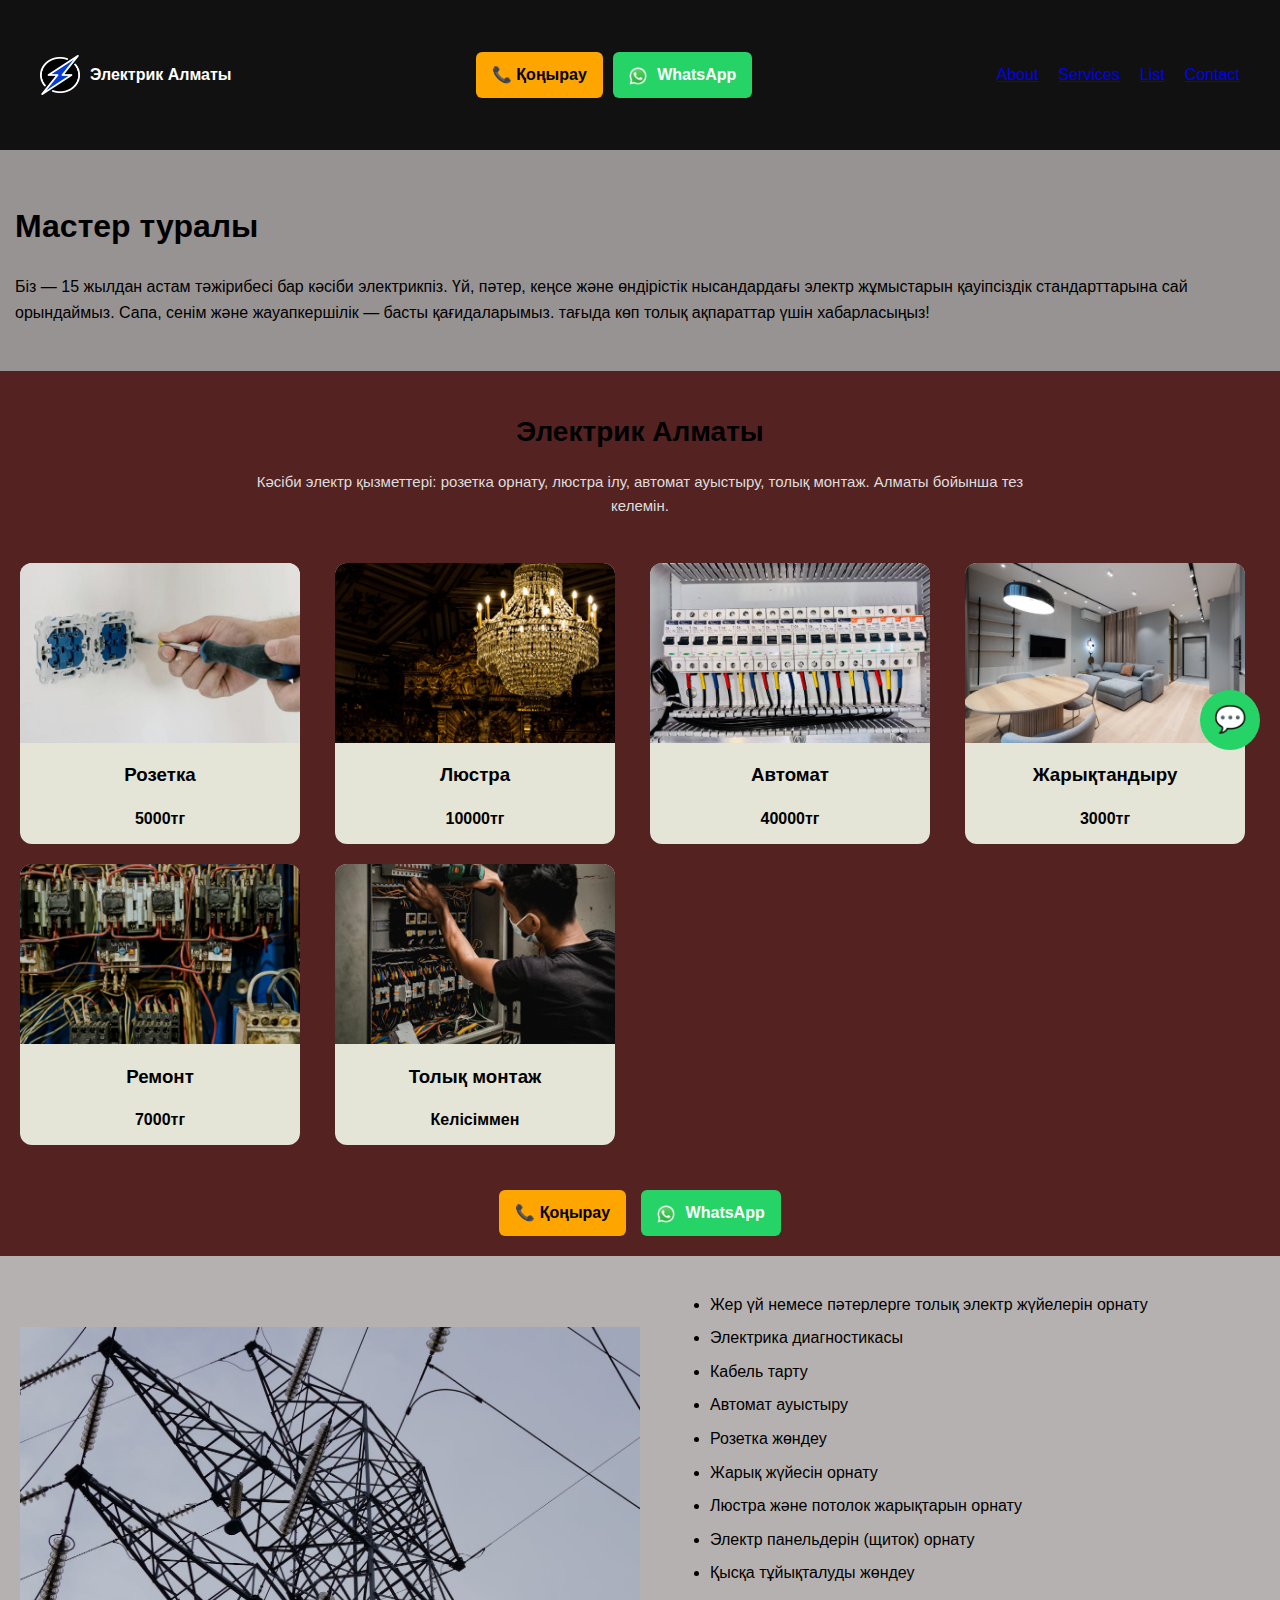
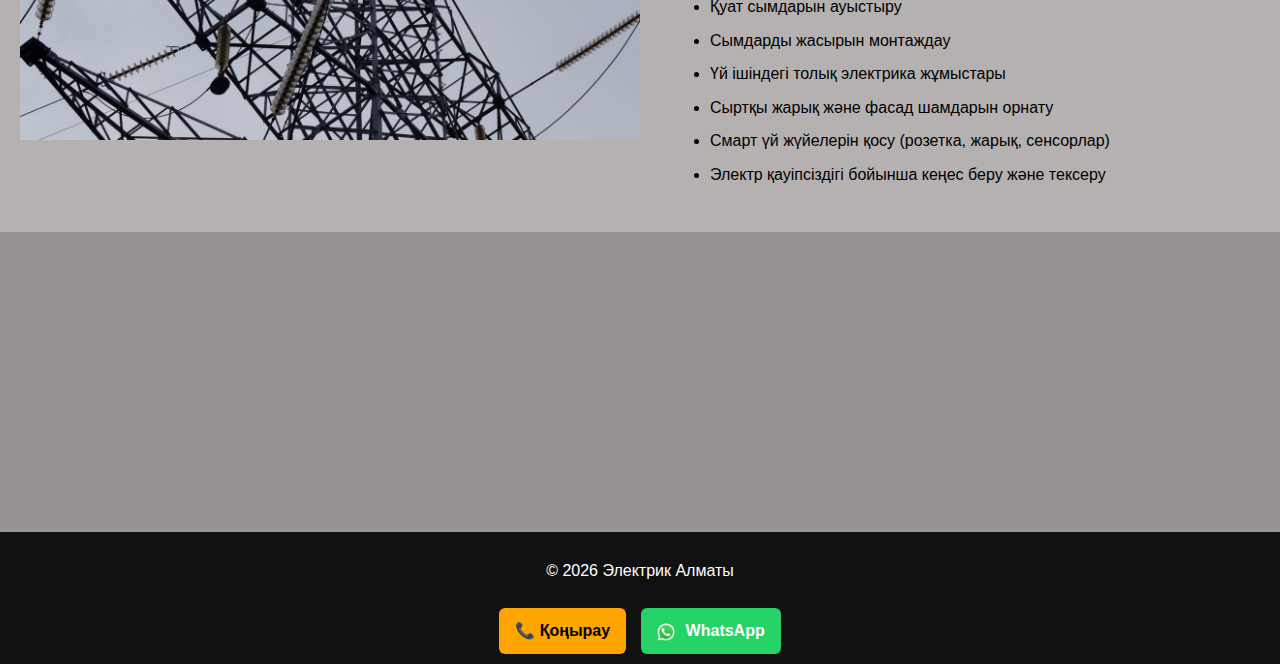
<file: index.html>
<!DOCTYPE html>
<html lang="kk">
<head>
  <meta charset="UTF-8">
  <title>Электрик Алматы</title>
  <meta name="google-site-verification" content="1OKMzDaJNYjLIpy34qrCrrBj5sTfcIE2tg2mD958SfE" />
  <meta name="description" content="Кәсіби электрик Алматы. Үй, пәтер, кеңсе электрикасы. Қауіпсіз және сапалы қызмет">
  <meta name="viewport" content="width=device-width, initial-scale=1.0">
  <link rel="stylesheet" href="style.css">
</head>
<body>

<header class="header">
  <div class="header-left">
    <img src="images/electric.logo.png" alt="logo" class="logo">
    <span class="site-name">Электрик Алматы</span>
  </div>

  <div class="header-buttons">
    <a href="tel:+77074124353" class="btn">📞 Қоңырау</a>
    <a href="https://wa.me/77074124353" class="btn whatsapp">
       <img src="images/whatsapp.button.png" class="icon"> WhatsApp
    </a>

  </div>

  <nav class="nav">
    <a href="#about">About</a>
    <a href="#main">Services</a>
    <a href="#services">List</a>
    <a href="tel:+77074124353">Contact</a>
  </nav>
</header>

<!-- ABOUT -->
<section id="about" class="about">
  <h1>Мастер туралы</h1>
  <p>
    Біз — 15 жылдан астам тәжірибесі бар кәсіби электрикпіз.  
    Үй, пәтер, кеңсе және өндірістік нысандардағы электр жұмыстарын
    қауіпсіздік стандарттарына сай орындаймыз.  
    Сапа, сенім және жауапкершілік — басты қағидаларымыз.
    тағыда көп толық ақпараттар үшін хабарласыңыз!
  </p>
</section>

<!-- CARDS -->

<main id="main" class="cards">

  <section class="seo-intro">
    <h1>Электрик Алматы</h1>
    <p>Кәсіби электр қызметтері: розетка орнату, люстра ілу, автомат ауыстыру, толық монтаж. Алматы бойынша тез келемін.</p>
  </section>

  <div class="card"><img src="images/socket.jpg"><h3>Розетка</h3><p>5000тг</p></div>
  <div class="card"><img src="images/light.jpg"><h3>Люстра</h3><p>10000тг</p></div>
  <div class="card"><img src="images/panel.jpg"><h3>Автомат</h3><p>40000тг</p></div>
  <div class="card"><img src="images/lighting.jpg"><h3>Жарықтандыру</h3><p>3000тг</p></div>
  <div class="card"><img src="images/repair.jpg"><h3>Ремонт</h3><p>7000тг</p></div>
  <div class="card"><img src="images/home wiring.jpg"><h3>Толық монтаж</h3><p>Келісіммен</p></div>

  <!-- Батырмалар ӘРҚАШАН ортасында -->
  <div class="main-buttons">
    <a href="tel:+77074124353" class="btn">📞 Қоңырау</a>
    <a href="https://wa.me/77074124353" class="btn whatsapp">
      <img src="images/whatsapp.button.png" class="icon"> WhatsApp
    </a>
  </div>

</main>



<!-- SERVICES -->
<section id="services" class="services">
  <img src="images/power.jpg" alt="electric work">

  <ul>
  <li>Жер үй немесе пәтерлерге толық электр жүйелерін орнату</li>
  <li>Электрика диагностикасы</li>
  <li>Кабель тарту</li>
  <li>Автомат ауыстыру</li>
  <li>Розетка жөндеу</li>
  <li>Жарық жүйесін орнату</li>
  <li>Люстра және потолок жарықтарын орнату</li>
  <li>Электр панельдерін (щиток) орнату</li>
  <li>Қысқа тұйықталуды жөндеу</li>
  <li>Қуат сымдарын ауыстыру</li>
  <li>Сымдарды жасырын монтаждау</li>
  <li>Үй ішіндегі толық электрика жұмыстары</li>
  <li>Сыртқы жарық және фасад шамдарын орнату</li>
  <li>Смарт үй жүйелерін қосу (розетка, жарық, сенсорлар)</li>
  <li>Электр қауіпсіздігі бойынша кеңес беру және тексеру</li>
</ul>

</section>

<!-- MAP -->
<section class="map">
  <iframe
    src="https://www.google.com/maps?q=Almaty&output=embed"
    loading="lazy">
  </iframe>
</section>

<footer class="footer">
  <p>© 2026 Электрик Алматы</p>

  <div class="main-buttons">
    <a href="tel:+77074124353" class="btn">📞 Қоңырау</a>
    <a href="https://wa.me/77074124353" class="btn whatsapp">
      <img src="images/whatsapp.button.png" class="icon"> WhatsApp
    </a>
  </div>
</footer>


<!-- CHAT -->
<div class="chat">
  💬
  <div class="chat-menu">
    <a href="tel:+77074124353">📞</a>
    <a href="https://wa.me/77074124353"><img src="images/whatsapp.button.png" alt="whatsapp"></a>
  </div>
</div>





<script src="script.js"></script>
</body>
</html>
</file>
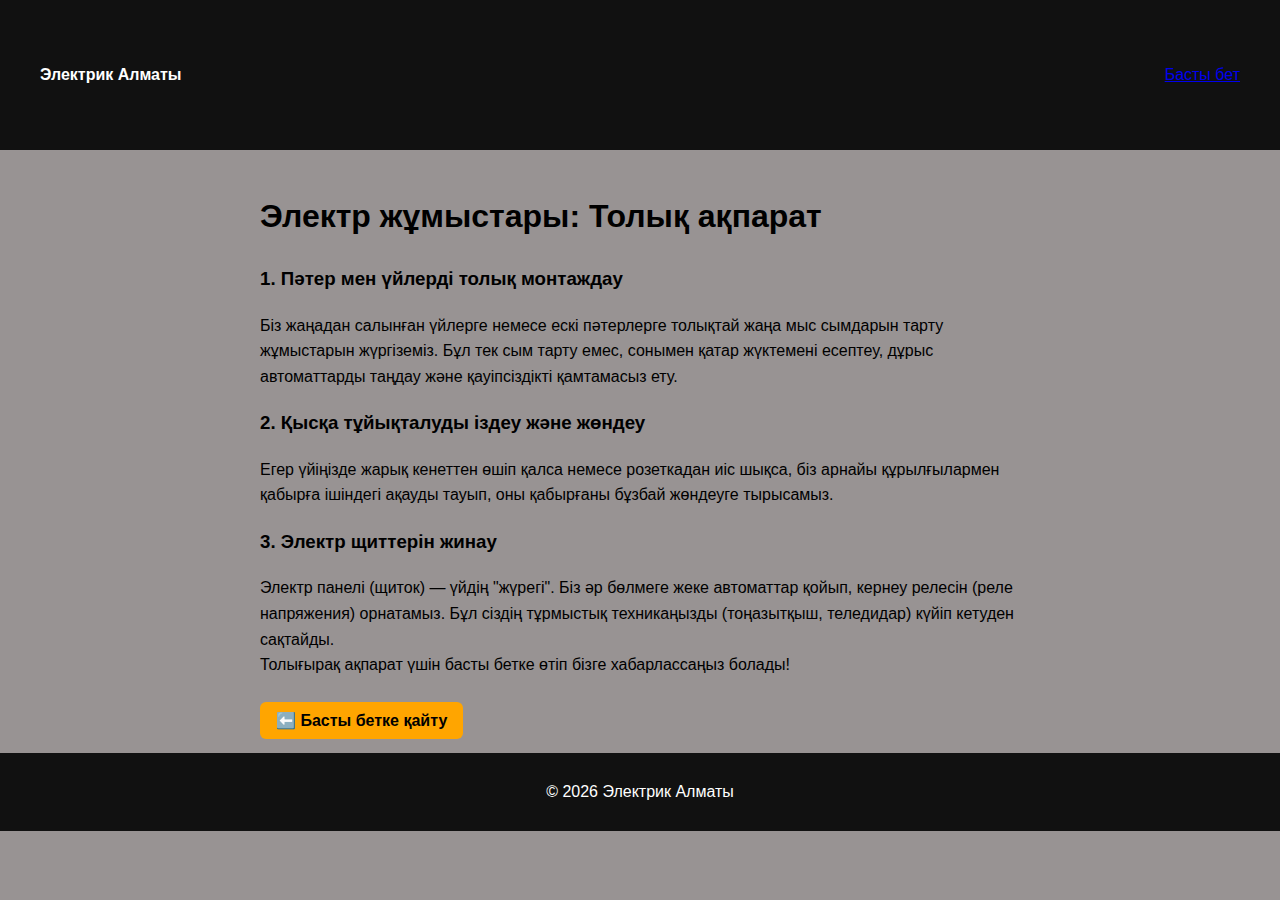
<file: services-detail.html>
<!DOCTYPE html>
<html lang="kk">
<head>
  <meta charset="UTF-8">
  <meta name="viewport" content="width=device-width, initial-scale=1.0">
  <title>Электр жұмыстары туралы толық ақпарат</title>
  <link rel="stylesheet" href="style.css">
</head>
<body>

<header class="header">
  <div class="header-left">
    <span class="site-name">Электрик Алматы</span>
  </div>
  <nav class="nav">
    <a href="index.html">Басты бет</a>
  </nav>
</header>

<section class="detail-content" style="padding: 20px; max-width: 800px; margin: auto;">
  <h1>Электр жұмыстары: Толық ақпарат</h1>
  
  <div class="detail-section">
    <h3>1. Пәтер мен үйлерді толық монтаждау</h3>
    <p>Біз жаңадан салынған үйлерге немесе ескі пәтерлерге толықтай жаңа мыс сымдарын тарту жұмыстарын жүргіземіз. Бұл тек сым тарту емес, сонымен қатар жүктемені есептеу, дұрыс автоматтарды таңдау және қауіпсіздікті қамтамасыз ету.</p>
  </div>

  <div class="detail-section">
    <h3>2. Қысқа тұйықталуды іздеу және жөндеу</h3>
    <p>Егер үйіңізде жарық кенеттен өшіп қалса немесе розеткадан иіс шықса, біз арнайы құрылғылармен қабырға ішіндегі ақауды тауып, оны қабырғаны бұзбай жөндеуге тырысамыз.</p>
  </div>

  <div class="detail-section">
    <h3>3. Электр щиттерін жинау</h3>
    <p>Электр панелі (щиток) — үйдің "жүрегі". Біз әр бөлмеге жеке автоматтар қойып, кернеу релесін (реле напряжения) орнатамыз. Бұл сіздің тұрмыстық техникаңызды (тоңазытқыш, теледидар) күйіп кетуден сақтайды. <br> Толығырақ ақпарат үшін басты бетке өтіп бізге хабарлассаңыз болады!</p>
  </div>

  <div style="margin-top: 30px;">
    <a href="index.html" class="btn">⬅️ Басты бетке қайту</a>
  </div>
</section>

<footer class="footer">
  <p>© 2026 Электрик Алматы</p>
</footer>

</body>
</html>
</file>
<file: style.css>
* {
  box-sizing: border-box;
}

body {
  margin: 0;
  font-family: Arial, sans-serif;
  font-size: 15px;
  line-height: 1.6;
}

/* ===== HEADER ===== */
.header {
  background: #111;
  color: white;
  padding: 0 40px;
  height: 150px;              /* ← бұрынғыдай */
  display: flex;
  align-items: center;
  justify-content: space-between;
}


.header-left {
  display: flex;
  align-items: center;
  gap: 10px;
}

.logo {
  width: 40px;
  height: 40px;
  filter: invert(1);
}

.site-name {
  font-weight: bold;
}

.header-buttons {
  display: flex;
  gap: 10px;
  margin-top: 10px;
}

.nav {
  display: none;
}

.icon {
  width: 18px;
  height: 18px;
  vertical-align: middle;
  margin-right: 6px;
}


/* ===== BUTTONS ===== */
.btn {
  padding: 10px 16px;
  background: orange;
  color: black;
  text-decoration: none;
  border-radius: 6px;
  font-weight: bold;
  transition: 0.2s ease;
}

.btn:hover {
  background: #4c7fd8;   /* hover кезінде */
}

.btn.whatsapp {
  background: #25D366;
  color: white;
}

.btn.whatsapp:hover {
  background: #dd3525;
}

/* ===== ABOUT ===== */
.about {
  padding: 30px 15px;
  background: #989393;
}

/* ===== CARDS ===== */

/* ===== CARDS LAYOUT ===== */

.cards{
  display:grid;
  grid-template-columns:repeat(auto-fit,minmax(250px,1fr));
  gap:20px;
  padding:20px;
  background-color:#552222;
}

/* SEO INTRO әрқашан ең үстінде толық қатар */
.seo-intro{
  grid-column:1 / -1;
  max-width:800px;
  margin:0 auto 10px;
  text-align:center;
}

.seo-intro h1{
  font-size:28px;
  margin-bottom:8px;
}

.seo-intro p{
  color:#ddd;
  font-size:15px;
}

/* ===== CARD ===== */

.card{
  background-color:#e4e4d7;
  border-radius:12px;
  overflow:hidden;
}

.card img{
  width:100%;
  height:180px;
  object-fit:cover;
}

.card h3{
  text-align:center;
  margin:10px 0 5px;
}

.card p{
  text-align:center;
  margin-bottom:12px;
  font-weight:bold;
}

/* ===== BUTTONS ===== */

.main-buttons{
  grid-column:1 / -1;
  width:100%;
  display:flex;
  justify-content:center;
  gap:15px;
  margin-top:25px;
}




/* ===== SERVICES ===== */
.services {
  padding: 20px;
  background-color: rgb(182, 177, 177);
}

.services img {
  width: 100%;
  margin-bottom: 20px;
}

.services ul li {
  margin-bottom: 8px;
}

/* ===== MAP ===== */

.map {
  margin: 0;
  padding: 0;

}
.map iframe {
  display: block;
  width: 100%;
  height: 300px;
  border: 0;
}

/* ===== FOOTER ===== */
.footer {
  background: #111;
  color: white;
  padding: 10px;
  text-align: center;
}

/* ===== CHAT ===== */
.chat {
  position: fixed;
  bottom: 150px;
  right: 20px;
  width: 60px;
  height: 60px;
  border-radius: 50%;
  background: #25D366;
  color: white;
  font-size: 26px;
  display: flex;
  align-items: center;
  justify-content: center;
  cursor: pointer;
}

.chat-menu {
  position: absolute;
  bottom: 75px;
  right: 0;
  display: none;
  flex-direction: column;
  gap: 10px;
}

.chat-menu a {
  width: 60px;
  height: 60px;
  border-radius: 50%;
  background: #25D366;
  color: white;
  font-size: 26px;
  display: flex;
  align-items: center;
  justify-content: center;
  text-decoration: none;
}

.chat-menu img {
  width: 26px;
  height: 26px;
}

.chat-menu.show {
  display: flex;
}



/* ===== TABLET ===== */
@media (min-width: 481px) {
  body {
    font-size: 16px;
  }
}

/* ===== DESKTOP ===== */
@media (min-width: 769px) {
  .header {
    display: flex;
    align-items: center;
    justify-content: space-between;
  }

  .header-buttons {
    margin-top: 0;
  }

  .nav {
    display: flex;
    gap: 20px;
  }

  .cards {
    flex-direction: row;
    flex-wrap: wrap;
    justify-content: center;
  }

  .card {
    width: 280px;
  }

  .services {
    display: flex;
    gap: 30px;
    align-items: center;
  }

  .services img {
    width: 50%;
  }
}

/* ===== MOBILE FIX (0–480px) ===== */
@media (max-width: 480px) {

  /* Барлық негізгі блоктар edge-to-edge */
  header,
  .about,
  .cards,
  .services,
  .map,
  .footer {
    width: 100%;
    margin: 0;
    padding-left: 0;
    padding-right: 0;
  }

  /* Header ішін реттеу */
  .header {
    padding: 10px 12px;   /* бұрын 40px еді */
    height: auto;
    flex-direction: column;
    align-items: center;
    gap: 10px;
  }

  /* Logo + атауы кішірейеді */
  .logo {
    width: 32px;
    height: 32px;
  }

  .site-name {
    font-size: 14px;
  }

  /* Батырмалар кішірейеді */
  .header-buttons {
    gap: 8px;
  }

  .btn {
    padding: 8px 12px;
    font-size: 14px;
  }

  /* Nav төменге түседі */
  .nav {
    display: flex;
    flex-wrap: wrap;
    justify-content: center;
    gap: 12px;
    margin-top: 10px;
  }

  /* Cards padding алып тастау */
  .cards {
    padding: 15px 10px;
  }

  /* Services */
  .services {
    padding: 15px 10px;
  }

  /* About */
  .about {
    padding: 20px 10px;
  }

  /* Footer */
  .footer {
    padding: 15px 10px;
  }

  /* Map */
  .map iframe {
    height: 260px;
  }
}

/* ===== FLOATING NEXT PAGE BUTTON ===== */
.floating-next-btn {
  position: fixed;
  bottom: 230px; /* Чат батырмасы 150px-де тұр, бұл одан жоғары тұрады */
  left: 20px;
  background-color: #f1c40f; /* Сары түс */
  color: #000;
  padding: 12px 20px;
  border-radius: 50px;
  text-decoration: none;
  font-weight: bold;
  box-shadow: 0 4px 15px rgba(0,0,0,0.3);
  z-index: 1000;
  display: flex;
  align-items: center;
  gap: 8px;
  transition: all 0.3s ease;
  border: 2px solid #fff;
  font-size: 14px;
}

.floating-next-btn:hover {
  transform: scale(1.1);
  background-color: #000;
  color: #fff;
}

/* Мобильді нұсқада батырма сәл кішірейеді */
@media (max-width: 480px) {
  .floating-next-btn {
    padding: 10px 15px;
    font-size: 12px;
    bottom: 220px;
    left: 15px;
  }
}

body {
  background-color: #989393;
}
</file>
